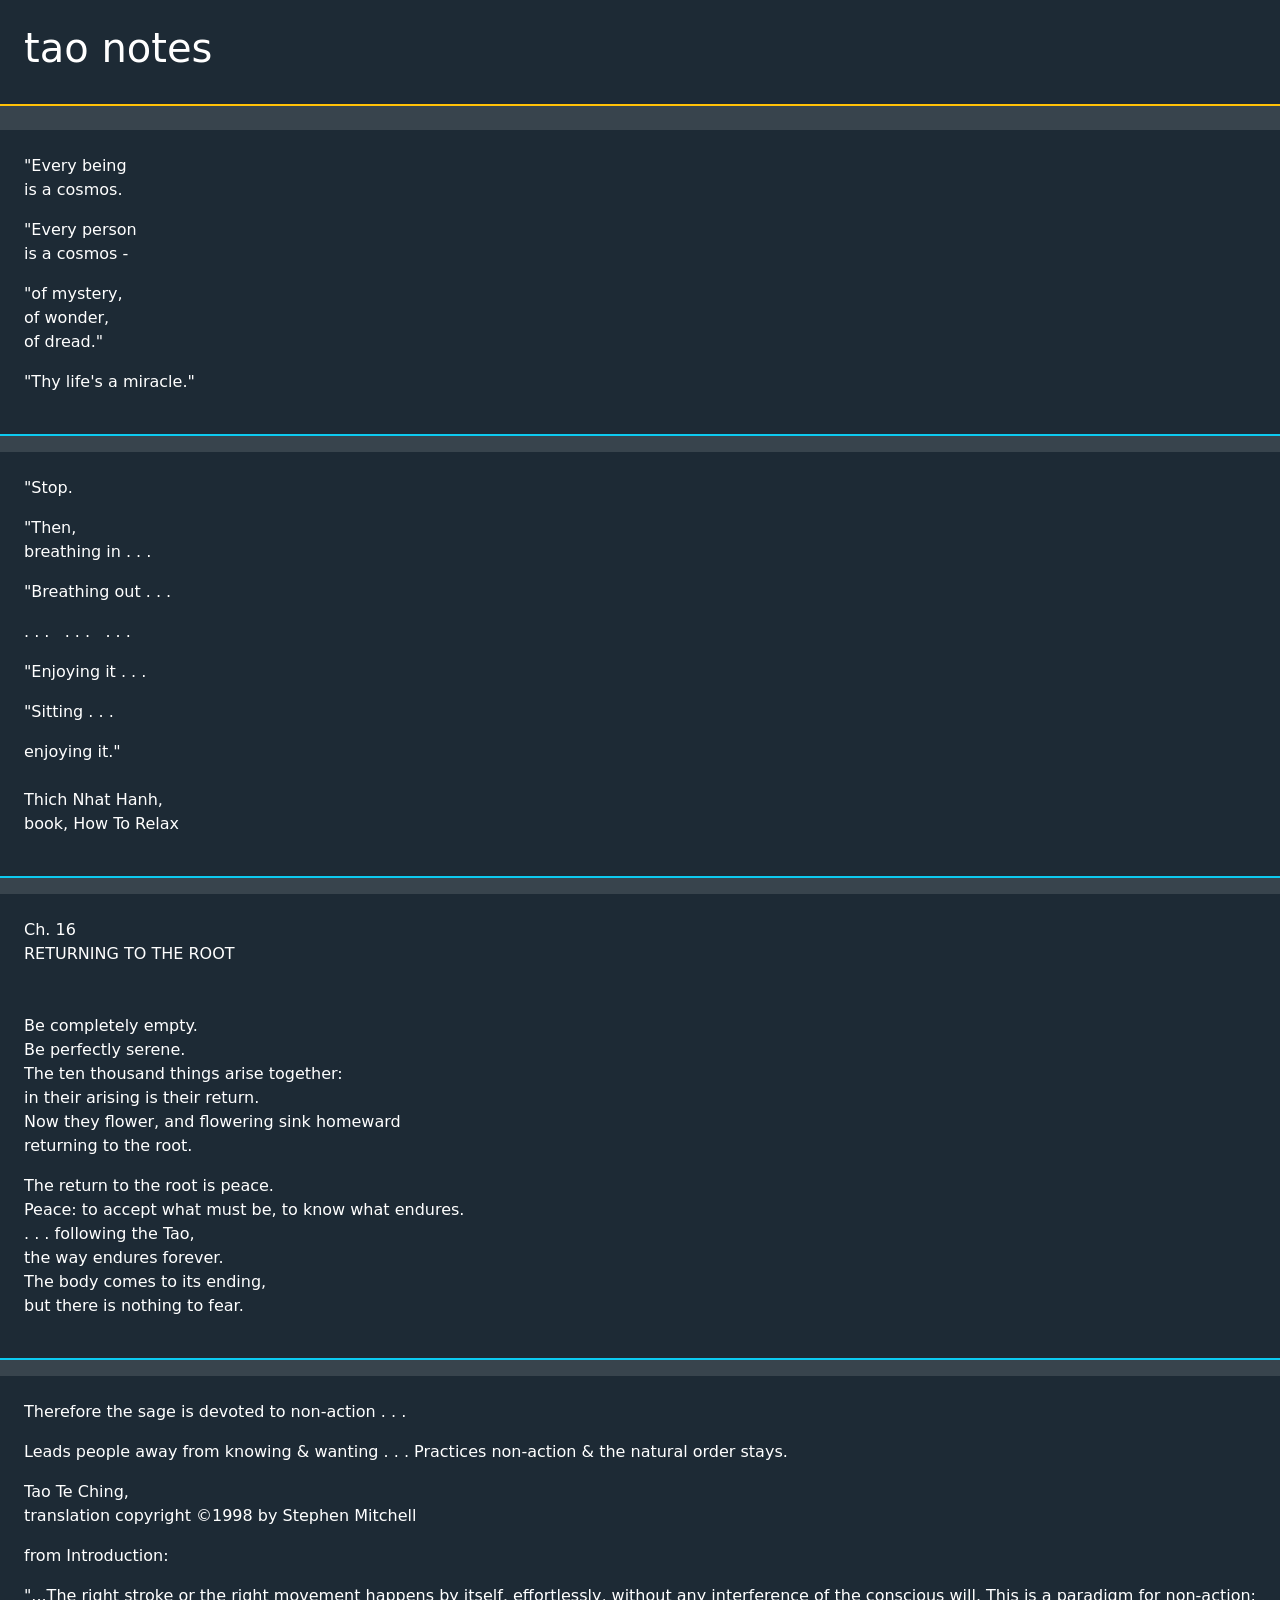
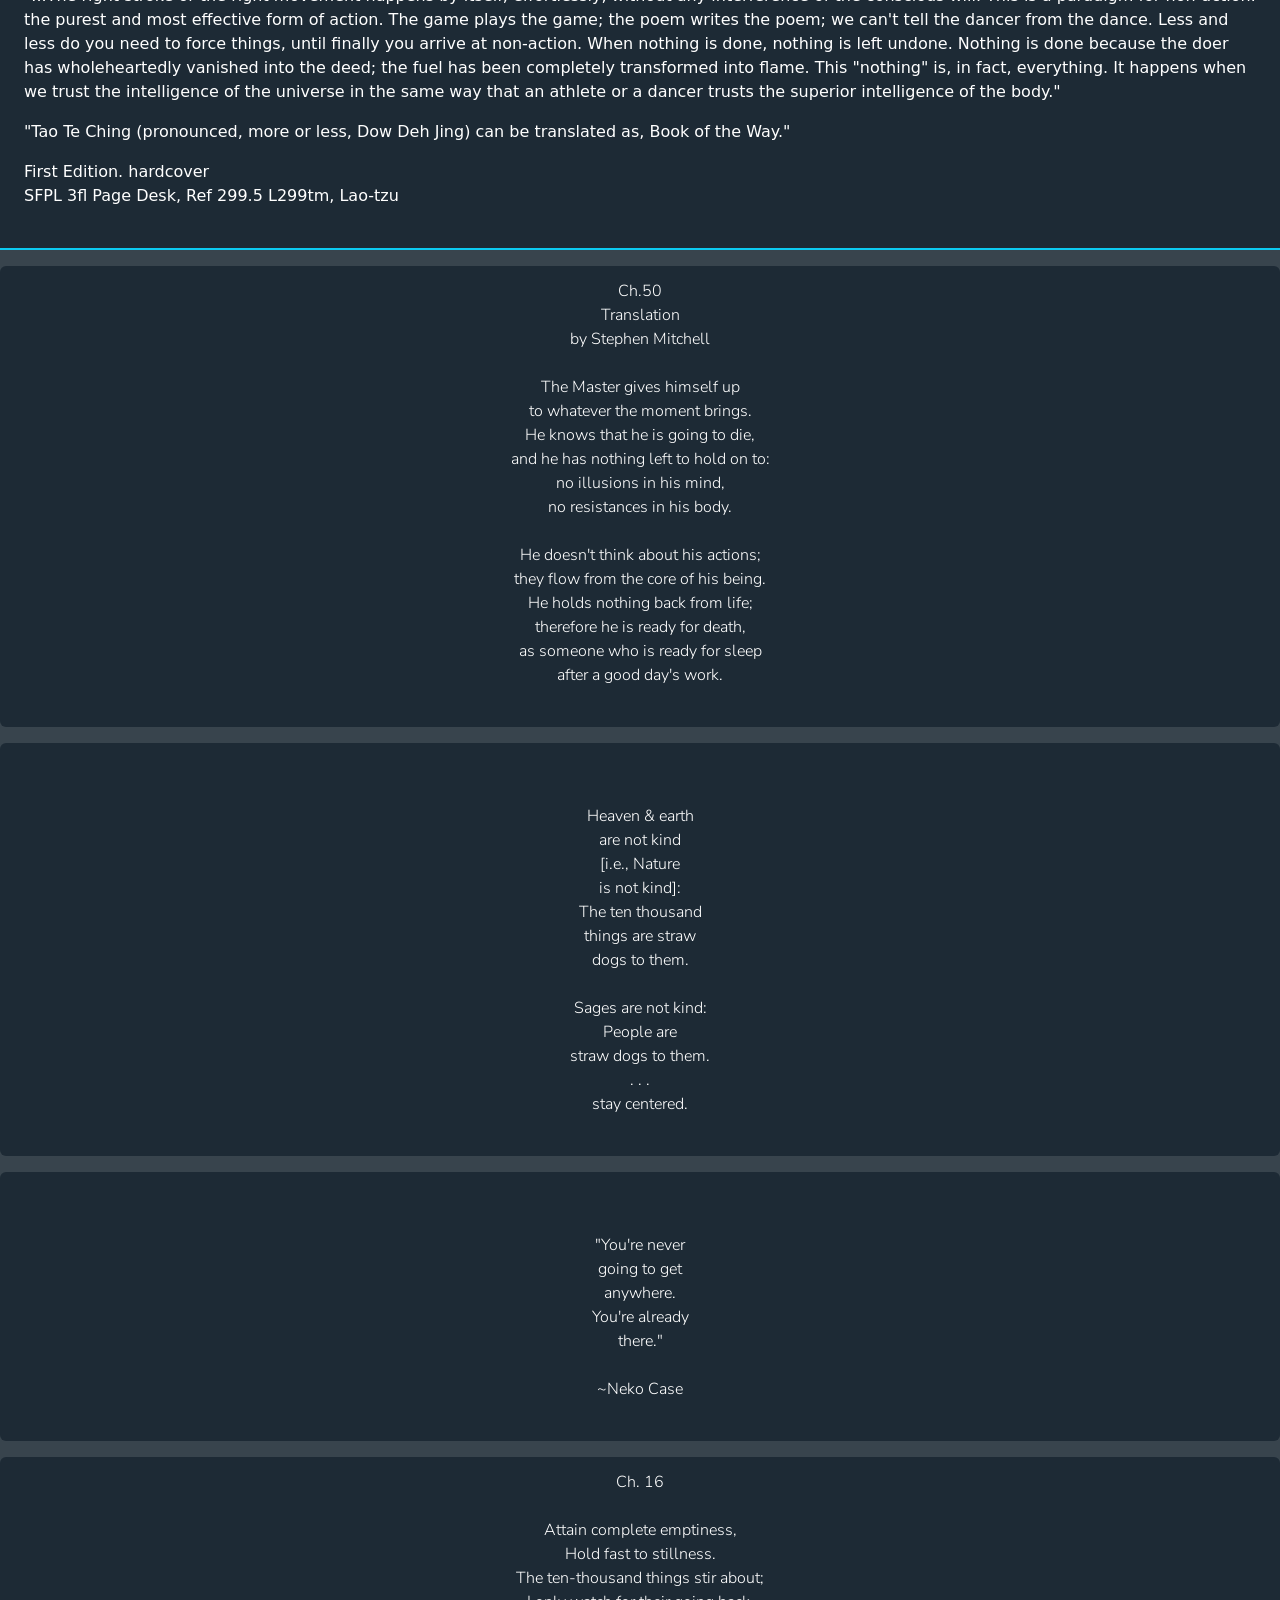
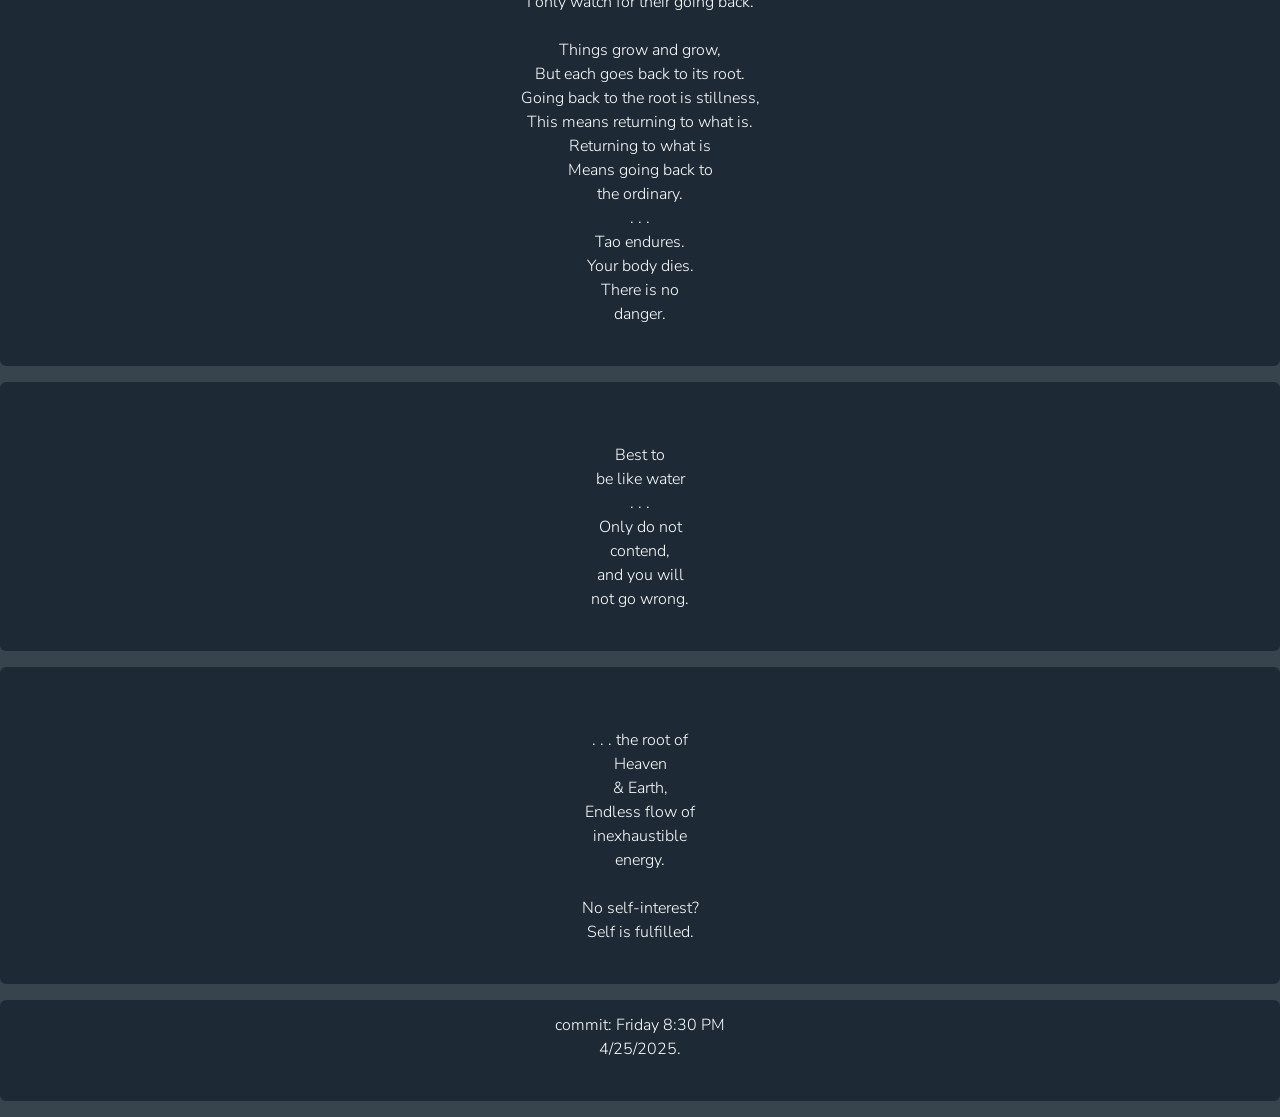
<file: index.html>
<!DOCTYPE html>
<html lang="en">
<head>
    <title>tao notes</title>
    <meta charset="UTF-8">
    <meta name="viewport" content="width=device-width, initial-scale=1.0">
    <link href="https://cdn.jsdelivr.net/npm/bootstrap@5.3.8/dist/css/bootstrap.min.css" rel="stylesheet">
    <script src="https://cdn.jsdelivr.net/npm/bootstrap@5.3.8/dist/js/bootstrap.bundle.min.js"></script>
    <link rel="stylesheet" href="styles.css">
    <link rel="preconnect" href="https://fonts.googleapis.com">
<link rel="preconnect" href="https://fonts.gstatic.com" crossorigin>
<link href="https://fonts.googleapis.com/css2?family=Nunito+Sans:ital,opsz,wght@0,6..12,200..1000;1,6..12,200..1000&display=swap" rel="stylesheet">
    <style>
        body {background-color:#38444d;}
        .sect  {background-color: rgb(29, 42, 53);}
        ul { list-style-type: disc; /* Puts the bullets back */
    		color: white;          /* Ensures the bullets match your text color */}
        a, h1 {color:white;}


    </style>
</head>
    
<body>

<div class="container-fluid p-4 mb-4 title sect text-white border-bottom border-warning border-2">
  <h1>
    tao notes
  </h1>
</div>

<div class="container-fluid sect text-white p-4 mb-3  border-bottom  border-info  border-2">
       <p> "Every being<br>
        is a cosmos.</p>
    
        <p>"Every person<br>
        is a cosmos -</p>
    
        <p>"of mystery,<br>
        of wonder,<br>
        of dread."</p>

        <p>"Thy life's a miracle."</p>
   <!--~Edgar, Shakespear's King Lear<br> -->
</div>

    
<div class="container-fluid sect text-white p-4 mb-3 border-bottom border-info  border-2">

        <p>"Stop.</p>
        
        <p>"Then,<br>
        breathing in . . .</p>
        
        <p>"Breathing out . . .</p>
        
        <p>. . . &nbsp; . . . &nbsp; . . .</p>
        
        <p>"Enjoying it . . .</p>
            
        <p>"Sitting . . .</p>
        
        <p>enjoying it."</p>

        <p class="mt-4">Thich Nhat Hanh, <br>
        book, How To Relax</p>
        
    </div>

 
<div  style='display:none;' class="container-fluid sect text-white p-4 mb-3   border-bottom border-info border-2">

        <p>"Stones are always getting us humans to carry them
        where they want to go."</p>
    
        <p>~Mia Toll, book <br>
        Letting Magic In &#169;2023 </p>
    
</div>


<div class="container-fluid sect text-white p-4 mb-3  border-bottom border-info border-2">

<p class="mb-5">Ch. 16 <br>
    RETURNING TO THE ROOT</p>

    <p>Be completely empty.<br>
        Be perfectly serene.<br>
        The ten thousand things arise together:<br>
        in their arising is their return.<br>
        Now they flower, and flowering sink homeward<br>
        returning to the root.</p>

        <p>The return to the root is peace.<br>
        Peace: to accept what must be, to know what endures.<br>
        . . . following the Tao,<br>
        the way endures forever.<br>
        The body comes to its ending,<br>
        but there is nothing to fear.</p>
    </div>

<div class="container-fluid sect text-white p-4 mb-3 ms-0 border-bottom border-info border-2">
    <p> Therefore 
        the sage 
        is devoted 
        to non-action . . .</p>
    
        <p>Leads people away
        from knowing &
        wanting . . . 
        Practices non-action
        & the natural order
        stays.</p>

        <p>Tao Te Ching, <br>
        translation copyright &#169;1998 by Stephen Mitchell</p>
        
        <p>from Introduction:</p>
    
        <p>"...The right stroke or the right movement happens by itself,
        effortlessly, without any interference of the conscious will.
        This is a paradigm for non-action: the purest and most effective
        form of action. The game plays the game; the poem writes the poem;
        we can't tell the dancer from the dance.
        Less and less do you need to force things,
        until finally you arrive at non-action.
        When nothing is done, nothing is left undone.
        Nothing is done because the doer has wholeheartedly
        vanished into the deed; the fuel has been completely
        transformed into flame. This "nothing" is, in fact,
        everything. It happens when we trust the intelligence
        of the universe in the same way that an athlete or a
        dancer trusts the superior intelligence of the body."</p>

        <p>"Tao Te Ching (pronounced, more or less, Dow Deh Jing)
        can be translated as, Book of the Way."</p>
    
        <p>First Edition. hardcover<br>
        SFPL 3fl Page Desk, Ref 299.5 L299tm, Lao-tzu</p>
    
    </div>

<section>
    <div class='chapter' >Ch.50<br>
    Translation<br>
    by Stephen Mitchell</div> <br><br>
    <div class='text'>
        The Master gives himself up<br>
        to whatever the moment brings.<br>
        He knows that he is going to die,<br>
        and he has nothing left to hold on to:<br>
        no illusions in his mind,<br>
        no resistances in his body.<br><br>

        He doesn't think about his actions;<br>
        they flow from the core of his being.<br>
        He holds nothing back from life;<br>
        therefore he is ready for death,<br>
        as someone who is ready for sleep<br>
        after a good day's work.<br>
    </div>
</section>

<section>
    <div class='chapter' > </div> <br><br>
    <div class='text'>
        Heaven & earth <br>
        are not kind <br>
        [i.e., Nature<br>
        is not kind]:<br>
        The ten thousand <br>
        things are straw <br>
        dogs to them.<br><br>
        Sages are not kind:<br>
        People are<br>
        straw dogs to them.<br>
        . . .<br>
        stay centered.<br>
    </div>
</section>
    
<section>
    <div class='chapter' > </div> <br><br>
    <div class='text'>
        "You're never<br>
        going to get<br>
        anywhere.<br>
        You're already<br>
        there."<br><br>
        ~Neko Case<br>
    </div>
</section>

<section>
    <div class='chapter' >Ch. 16</div> <br><br>
    <div class='text'>
    Attain complete emptiness,<br>
    Hold fast to stillness.<br>
    The ten-thousand things stir about;<br>
    I only watch for their going back.<br><br>

    Things grow and grow,<br>
    But each goes back to its root.<br>
    Going back to the root is stillness,<br>
    This means returning to what is.<br>
    Returning to what is<br>
    Means going back to<br>
     the ordinary.<br>
    . . .<br>
    Tao endures.<br>
    Your body dies.<br>
    There is no <br>
    danger.<br>
    </div>
</section>

<section >
    <div class='chapter' ></div> <br><br>
    <div class='text' >
        Best to <br>
        be like water<br>
            . . . <br>
        Only do not <br>
        contend,<br>
        and you will<br>
        not go wrong.<br>
    </div>
</section>
    
<section>
    <div class='chapter' ></div> <br><br>
    <div class='text'>
    . . . the root of <br>
    Heaven<br>
    & Earth,<br>
    Endless flow of<br>
    inexhaustible<br>
    energy.<br><br>
        
    No self-interest?<br>
    Self is fulfilled.<br>
</div>
</section>



<section>
commit: Friday 8:30 PM<br>
 4/25/2025.
</section>
    
</body>
</html>
</file>
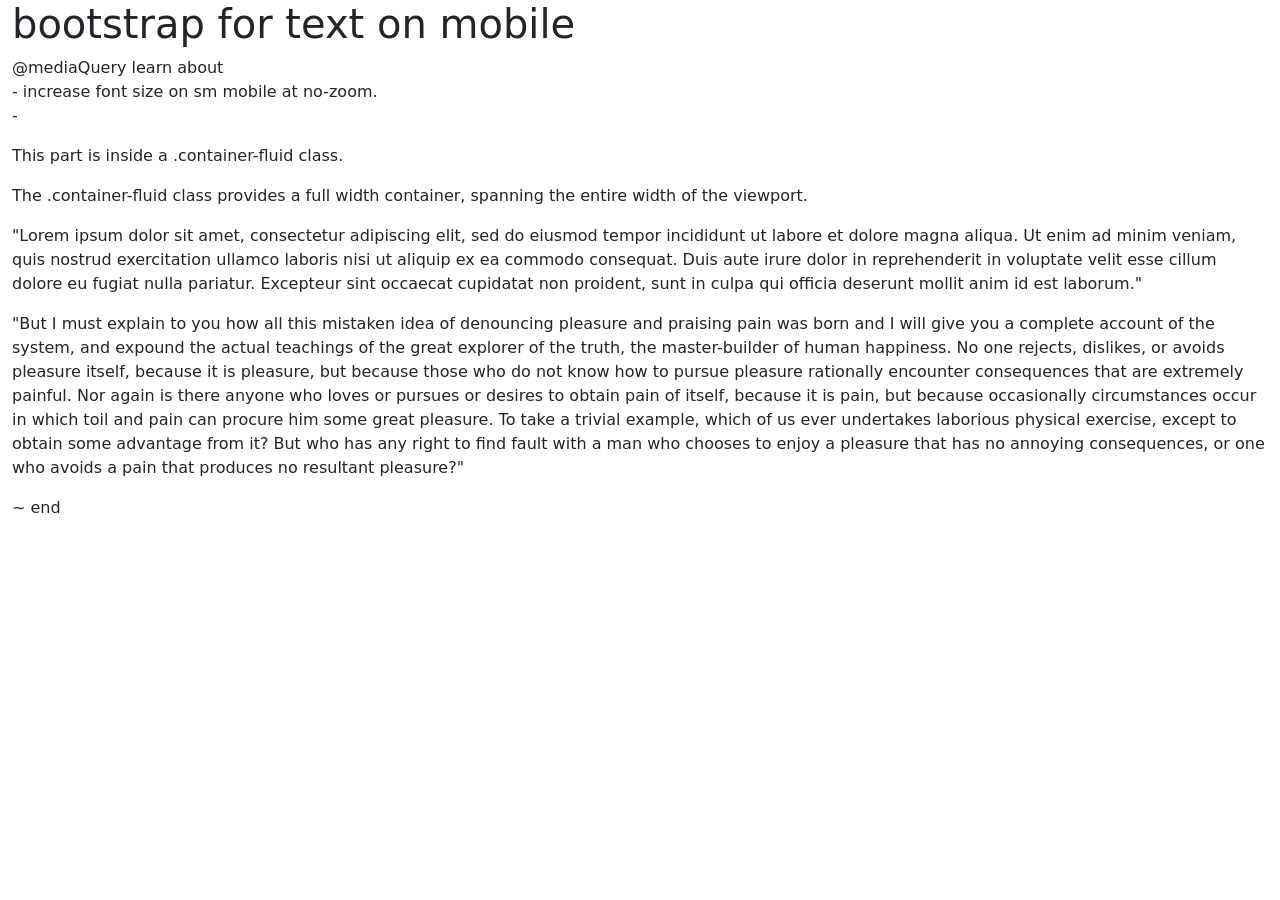
<file: bootstrap-for-text.html>
<!DOCTYPE html>
<html lang="en">
<head>
  <title>Bootstrap Example</title>
  <meta charset="utf-8">
  <meta name="viewport" content="width=device-width, initial-scale=1">
  <link href="https://cdn.jsdelivr.net/npm/bootstrap@5.3.8/dist/css/bootstrap.min.css" rel="stylesheet">
  <script src="https://cdn.jsdelivr.net/npm/bootstrap@5.3.8/dist/js/bootstrap.bundle.min.js"></script>
</head>
<body>
  
<div class="container-fluid">
  <h1>bootstrap for text on mobile</h1>
  
  <p>@mediaQuery learn about<br>
    - increase font size on sm mobile at no-zoom.<br>
    - 
  </p>
  <p>This part is inside a 
    .container-fluid class.</p>
  
  <p>The .container-fluid 
    class provides a full width 
    container, spanning the 
    entire width of the viewport.</p> 
  
  <p>"Lorem ipsum dolor sit 
    amet, consectetur adipiscing 
    elit, sed do eiusmod tempor 
    incididunt ut labore et 
    dolore magna aliqua. Ut 
    enim ad minim veniam, quis 
    nostrud exercitation ullamco 
    laboris nisi ut aliquip ex 
    ea commodo consequat. Duis 
    aute irure dolor in reprehenderit 
    in voluptate velit esse cillum 
    dolore eu fugiat nulla pariatur. 
    Excepteur sint occaecat cupidatat 
    non proident, sunt in culpa qui 
    officia deserunt mollit anim 
    id est laborum."</p>
  
  <p>"But I must explain to you
     how all this mistaken idea 
    of denouncing pleasure and 
    praising pain was born and I 
    will give you a complete account 
    of the system, and expound 
    the actual teachings of the 
    great explorer of the truth, 
    the master-builder of human happiness. 
    No one rejects, dislikes, or 
    avoids pleasure itself, 
    because it is pleasure, 
    but because those who do not 
    know how to pursue pleasure 
    rationally encounter consequences 
    that are extremely painful. Nor 
    again is there anyone who 
    loves or pursues or desires 
    to obtain pain of itself, 
    because it is pain, but 
    because occasionally 
    circumstances occur in which 
    toil and pain can procure him 
    some great pleasure. To take 
    a trivial example, which of 
    us ever undertakes laborious 
    physical exercise, except to 
    obtain some advantage from it? 
    But who has any right to find 
    fault with a man who chooses 
    to enjoy a pleasure that has 
    no annoying consequences, or 
    one who avoids a pain that 
    produces no resultant pleasure?"</p>
  
  <p> ~ end</p>
  
</div>








</body>
</html>
</file>
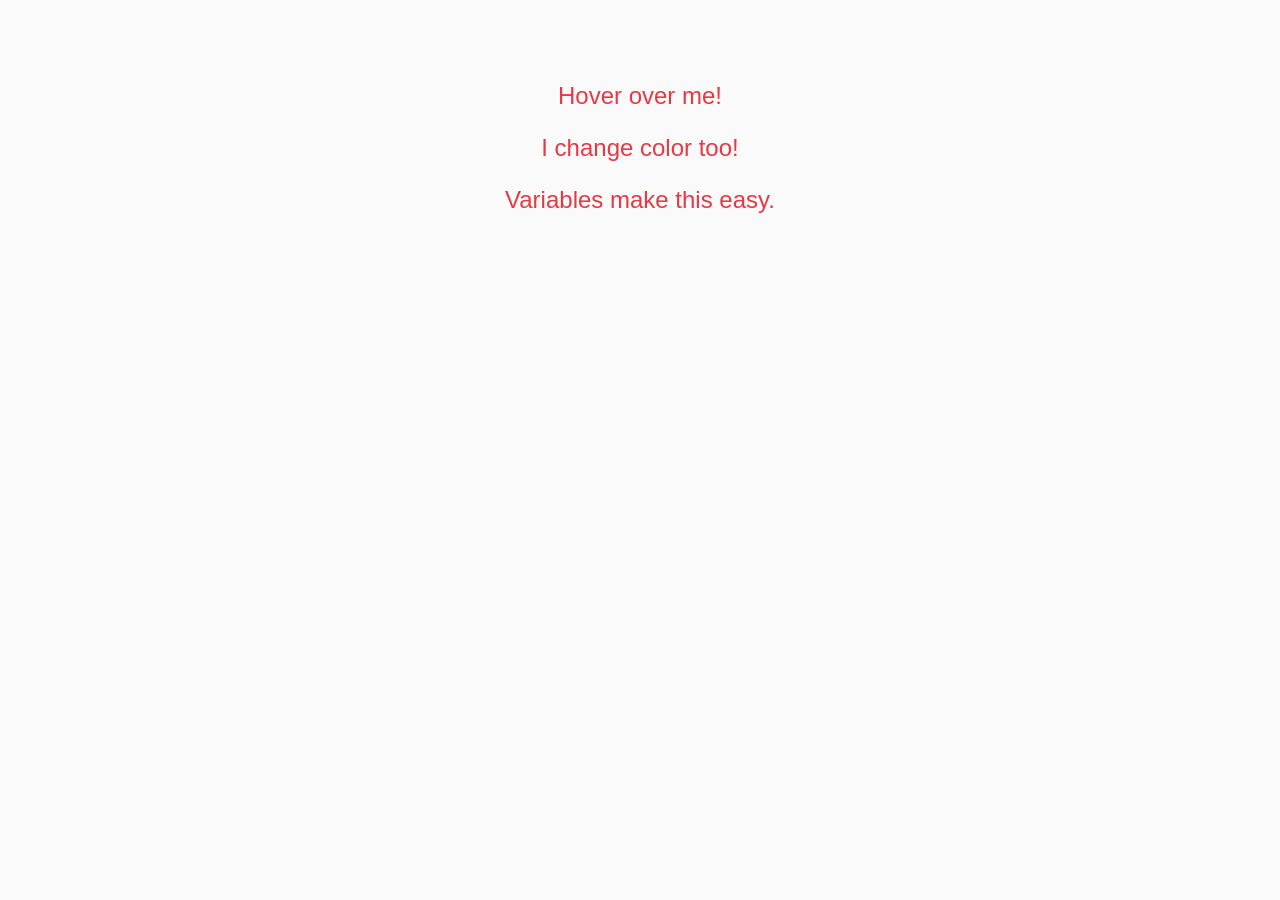
<file: css-root-vars.html>
<!DOCTYPE html>
<html>
<head>
<style>
  :root {
    --main-bg: #fafafa;
    --brand-red: #e63946;
    /* New variable for the hover state */
    --brand-hover: #1d3557; 
    --main-font: 'Segoe UI', Tahoma, sans-serif;
  }

  body {
    background-color: var(--main-bg);
    font-family: var(--main-font);
    padding-top: 50px;
  }

  p {
    text-align: center;
    color: var(--brand-red);
    font-size: 1.5rem;
    cursor: pointer;
    /* This makes the color change smooth */
    transition: color 0.3s ease;
  }

  /* When you hover over a paragraph, it swaps the variable */
  p:hover {
    color: var(--brand-hover);
  }
</style>
</head>
<body>

<p>Hover over me!</p>
<p id="para1">I change color too!</p>
<p>Variables make this easy.</p>

</body>
</html>
</file>
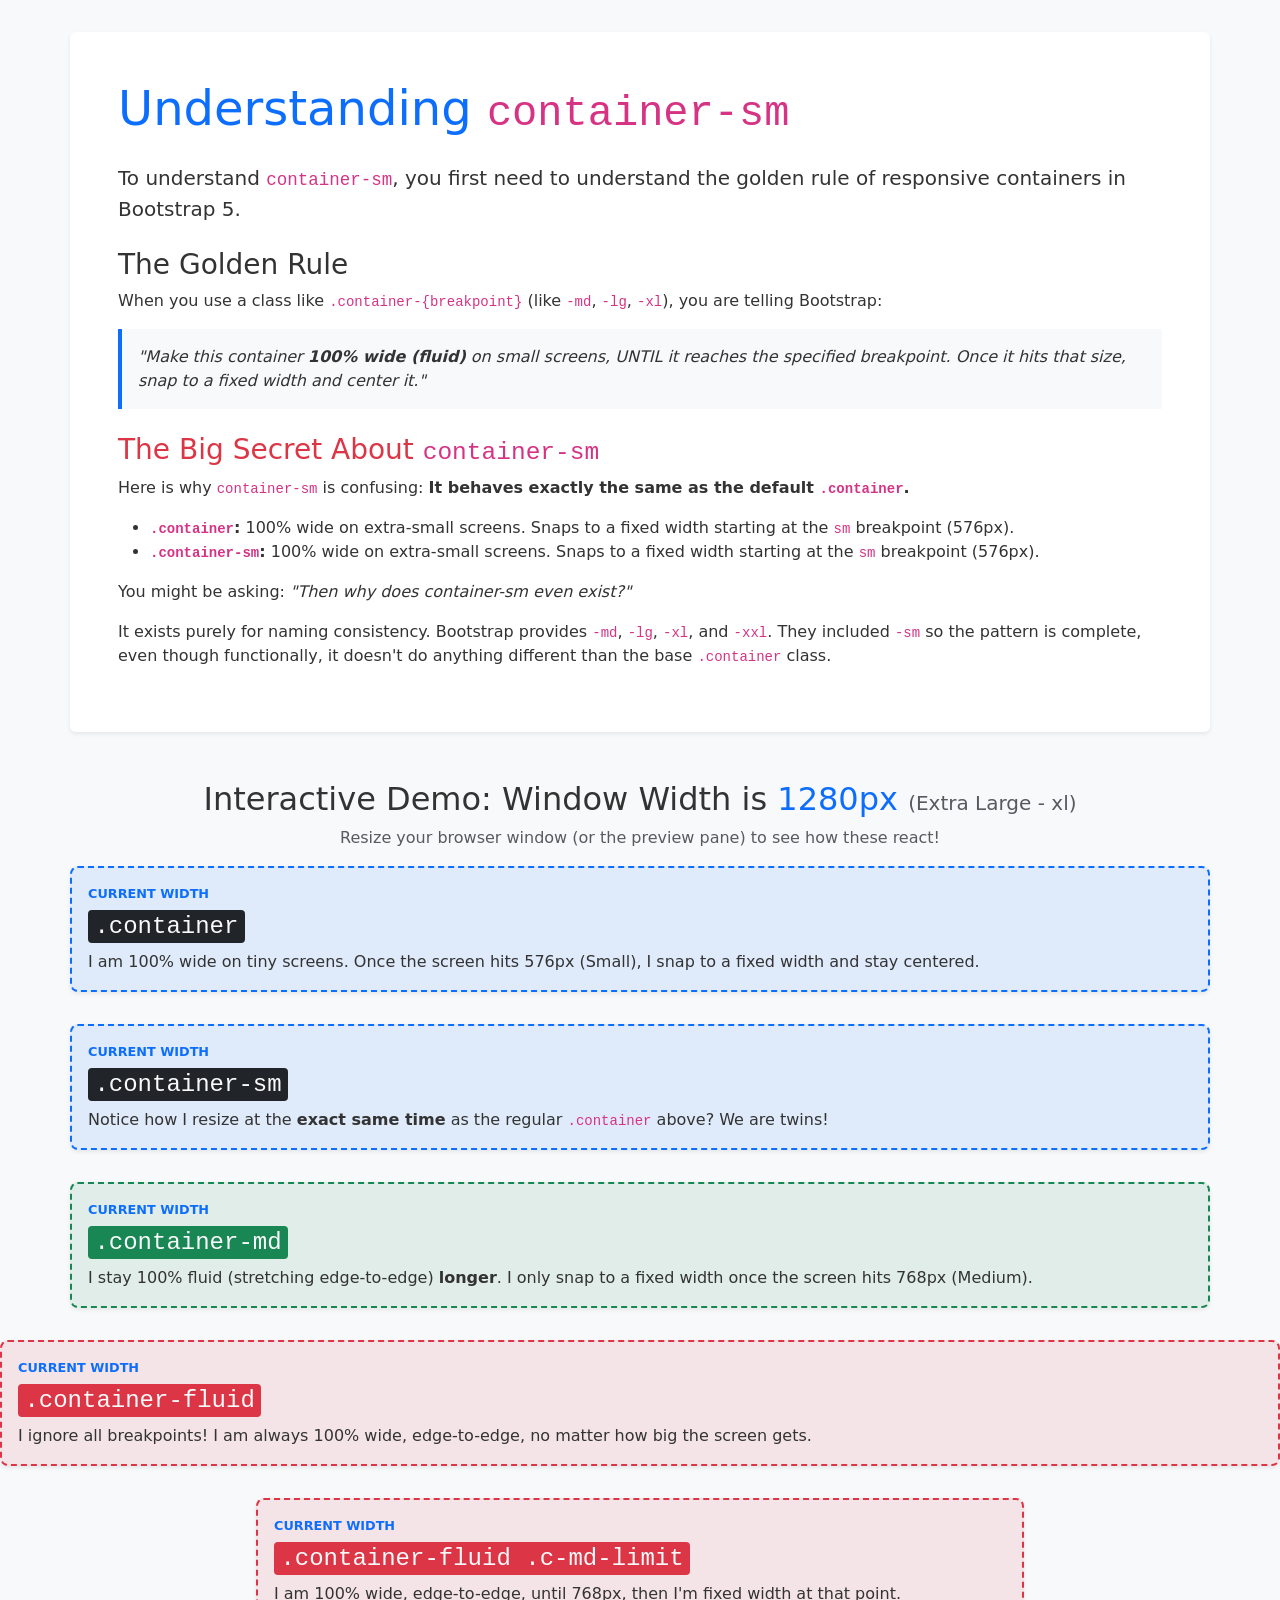
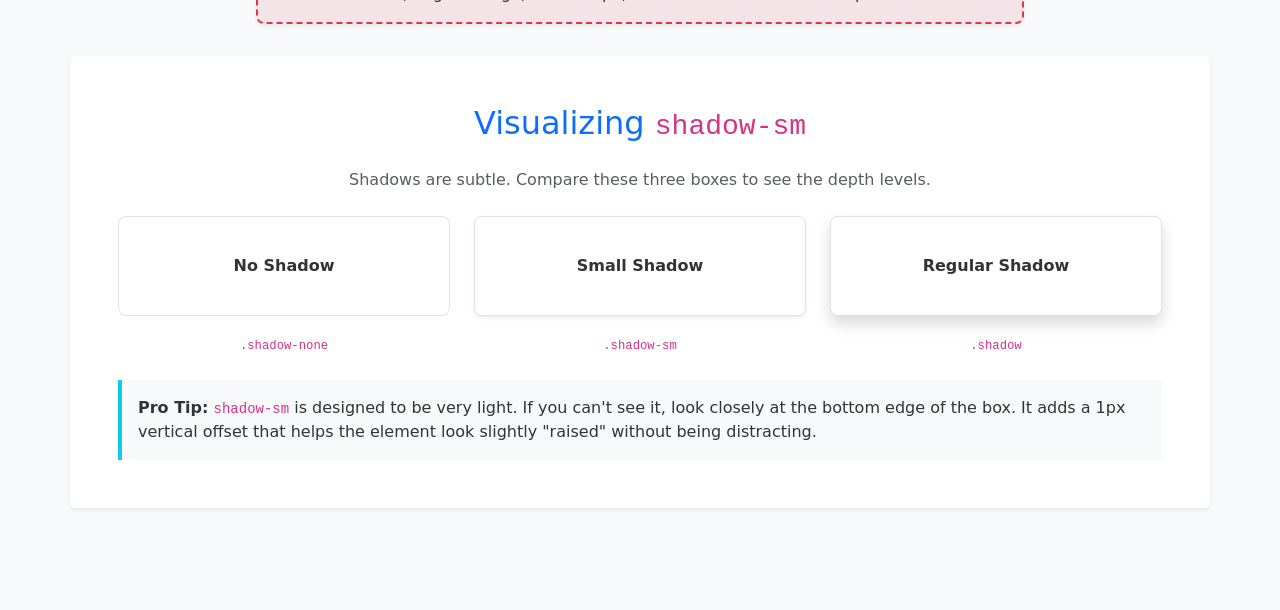
<file: understanding-container-sm-b5.html>
<!DOCTYPE html>
<html lang="en">
<head>
    <meta charset="UTF-8">
    <meta name="viewport" content="width=device-width, initial-scale=1.0">
    <title>Bootstrap 5 Container Guide</title>
    <!-- Bootstrap 5 CSS -->
    <link href="https://cdn.jsdelivr.net/npm/bootstrap@5.3.3/dist/css/bootstrap.min.css" rel="stylesheet">
    <style>
        body {
            background-color: #f8f9fa;
            color: #333;
            padding-top: 2rem;
            padding-bottom: 4rem;
        }
        .demo-container {
            background-color: rgba(13, 110, 253, 0.1);
            border: 2px dashed #0d6efd;
            padding: 1rem;
            margin-bottom: 2rem;
            border-radius: 0.5rem;
            position: relative;
        }
        .demo-container::before {
            content: "Current Width";
            display: block;
            font-size: 0.8rem;
            text-transform: uppercase;
            font-weight: bold;
            color: #0d6efd;
            margin-bottom: 0.5rem;
        }
        .code-snippet {
            background: #212529;
            color: #f8f9fa;
            padding: 0.2rem 0.4rem;
            border-radius: 0.25rem;
            font-family: monospace;
        }
        
        /* Box for shadow comparison */
        .shadow-demo-box {
            height: 100px;
            display: flex;
            align-items: center;
            justify-content: center;
            background-color: white;
            border-radius: 0.5rem;
            margin-bottom: 1rem;
            font-weight: bold;
        }

        /* Custom limit "md" */
        .container-md-limit {
    max-width: 768px;
}
    </style>
</head>
<body>
    <!-- Standard Container for the Reading Content -->
    <div class="container bg-white p-5 rounded shadow-sm mb-5">
        <h1 class="display-5 text-primary mb-4">Understanding <code>container-sm</code></h1>
        
        <p class="lead">To understand <code>container-sm</code>, you first need to understand the golden rule of responsive containers in Bootstrap 5.</p>

        <h3 class="mt-4">The Golden Rule</h3>
        <p>When you use a class like <code>.container-{breakpoint}</code> (like <code>-md</code>, <code>-lg</code>, <code>-xl</code>), you are telling Bootstrap:</p>
        <blockquote class="border-start border-primary border-4 ps-3 fst-italic bg-light p-3">
            "Make this container <strong>100% wide (fluid)</strong> on small screens, UNTIL it reaches the specified breakpoint. Once it hits that size, snap to a fixed width and center it."
        </blockquote>

        <h3 class="mt-4 text-danger">The Big Secret About <code>container-sm</code></h3>
        <p>Here is why <code>container-sm</code> is confusing: <strong>It behaves exactly the same as the default <code>.container</code>.</strong></p>
        <ul>
            <li><strong><code>.container</code>:</strong> 100% wide on extra-small screens. Snaps to a fixed width starting at the <code>sm</code> breakpoint (576px).</li>
            <li><strong><code>.container-sm</code>:</strong> 100% wide on extra-small screens. Snaps to a fixed width starting at the <code>sm</code> breakpoint (576px).</li>
        </ul>
        <p>You might be asking: <em>"Then why does container-sm even exist?"</em></p>
        <p>It exists purely for naming consistency. Bootstrap provides <code>-md</code>, <code>-lg</code>, <code>-xl</code>, and <code>-xxl</code>. They included <code>-sm</code> so the pattern is complete, even though functionally, it doesn't do anything different than the base <code>.container</code> class.</p>
    </div>

    <!-- Interactive Demos -->
    <div class="container-fluid mb-3">
        <h2 class="text-center">Interactive Demonstration</h2>
        <p class="text-center text-muted">Resize your browser window (or the preview pane) to see how these react!</p>
    </div>

    <!-- Demo 1: Default Container -->
    <div class="container demo-container shadow-sm">
        <h4><span class="code-snippet">.container</span></h4>
        <p class="mb-0">I am 100% wide on tiny screens. Once the screen hits 576px (Small), I snap to a fixed width and stay centered.</p>
    </div>

    <!-- Demo 2: Container SM -->
    <div class="container-sm demo-container shadow-sm">
        <h4><span class="code-snippet">.container-sm</span></h4>
        <p class="mb-0">Notice how I resize at the <strong>exact same time</strong> as the regular <code>.container</code> above? We are twins!</p>
    </div>

    <!-- Demo 3: Container MD -->
    <div class="container-md demo-container shadow-sm" style="border-color: #198754; background-color: rgba(25, 135, 84, 0.1);">
        <h4 style="color: #198754;"><span class="code-snippet bg-success">.container-md</span></h4>
        <p class="mb-0">I stay 100% fluid (stretching edge-to-edge) <strong>longer</strong>. I only snap to a fixed width once the screen hits 768px (Medium).</p>
    </div>

    <!-- Demo 4: Container Fluid -->
    <div class="container-fluid demo-container shadow-sm" style="border-color: #dc3545; background-color: rgba(220, 53, 69, 0.1);">
        <h4 style="color: #dc3545;"><span class="code-snippet bg-danger">.container-fluid</span></h4>
        <p class="mb-0">I ignore all breakpoints! I am always 100% wide, edge-to-edge, no matter how big the screen gets.</p>
    </div>
<!--
    The "Bootstrap Way" (Sass)
If you are compiling Bootstrap from source (using Sass), you can modify 
    the grid variables directly.
    This is the "cleanest" technical solution but requires a build step.
In your _custom.scss file:
    -->
    <!-- Demo 5: Container Fluid -->
    <div class="container-fluid 
                demo-container 
                shadow-sm 
                container-md-limit" 
        style="border-color: #dc3545;
                background-color: rgba(220, 53, 69, 0.1);">
        <h4 style="color: #dc3545;"><span class="code-snippet bg-danger">.container-fluid .c-md-limit</span></h4>
        <p class="mb-0"> I am 100% wide, edge-to-edge, until 768px, then I'm fixed width at that point.</p>
    </div>

    <!-- Original Content above -->

    <!-- Comparison Section for demonstrating "shadow-sm" B5 class -->
    <div class="container bg-white p-5 rounded shadow-sm mb-5">
        <h2 class="text-primary mb-4 text-center">Visualizing <code>shadow-sm</code></h2>
        <p class="text-center text-muted mb-4">Shadows are subtle. Compare these three boxes to see the depth levels.</p>
        
        <div class="row text-center">
            <!-- No Shadow -->
            <div class="col-md-4">
                <div class="shadow-none shadow-demo-box border">
                    No Shadow
                </div>
                <small class="text-muted"><code>.shadow-none</code></small>
            </div>
            
            <!-- Shadow SM -->
            <div class="col-md-4">
                <div class="shadow-sm shadow-demo-box border">
                    Small Shadow
                </div>
                <small class="text-primary font-bold"><code>.shadow-sm</code></small>
            </div>

            <!-- Regular Shadow -->
            <div class="col-md-4">
                <div class="shadow shadow-demo-box border">
                    Regular Shadow
                </div>
                <small class="text-muted"><code>.shadow</code></small>
            </div>
        </div>
        
        <div class="mt-4 p-3 bg-light border-start border-4 border-info">
            <strong>Pro Tip:</strong> <code>shadow-sm</code> is designed to be very light. If you can't see it, look closely at the bottom edge of the box. It adds a 1px vertical offset that helps the element look slightly "raised" without being distracting.
        </div>
    </div>


    <!-- Bootstrap JS (optional, but good practice) -->
    <script src="https://cdn.jsdelivr.net/npm/bootstrap@5.3.3/dist/js/bootstrap.bundle.min.js"></script>
    <script>
        // Simple script to show the current window width for educational purposes
        function updateWidthDisplay() {
            const width = window.innerWidth;
            let breakpointText = "";
            
            if (width < 576) breakpointText = "(Extra Small - xs)";
            else if (width >= 576 && width < 768) breakpointText = "(Small - sm)";
            else if (width >= 768 && width < 992) breakpointText = "(Medium - md)";
            else if (width >= 992 && width < 1200) breakpointText = "(Large - lg)";
            else if (width >= 1200 && width < 1400) breakpointText = "(Extra Large - xl)";
            else breakpointText = "(Extra Extra Large - xxl)";

            const title = document.querySelector('h2.text-center');
            title.innerHTML = `Interactive Demo: Window Width is <span class="text-primary">${width}px</span> <small class="text-muted fs-5">${breakpointText}</small>`;
        }

        window.addEventListener('resize', updateWidthDisplay);
        updateWidthDisplay(); // Init on load
    </script>
</body>
</html>
</file>
<file: styles.css>
body {
	background-color: rgb(1, 4, 9);
}
section {
    text-align: center;
    font-family: "Nunito Sans", sans-serif;
    font-weight: 300;
    color: white;
    background-color: rgb(29, 42, 53);
    padding-top: 13px;
    padding-bottom: 40px;
    margin-bottom: 16px;
    border-radius: 6px;
    }
.chapter {
    display: inline;
}
.text {}
footer {
    margin-top: 30px;
}

/*   
//////////////  GOOGLE FONTS - EXAMPLE RULES

.nunito-sans {
  font-family: "Nunito Sans", sans-serif;
  font-optical-sizing: auto;
  font-weight: 300;
  font-style: normal;
  font-variation-settings:
    "wdth" 100,
    "YTLC" 500;
}
/////////////    DARK THEME COLORS /////////////

github rgb (1, 4, 9 

W3Schools rgb( 21, 28, 37    &   21, 32, 43   &    29, 42, 53   &   40, 44, 52   &   rgb(56, 68, 77) #38444d
    
*/
</file>
